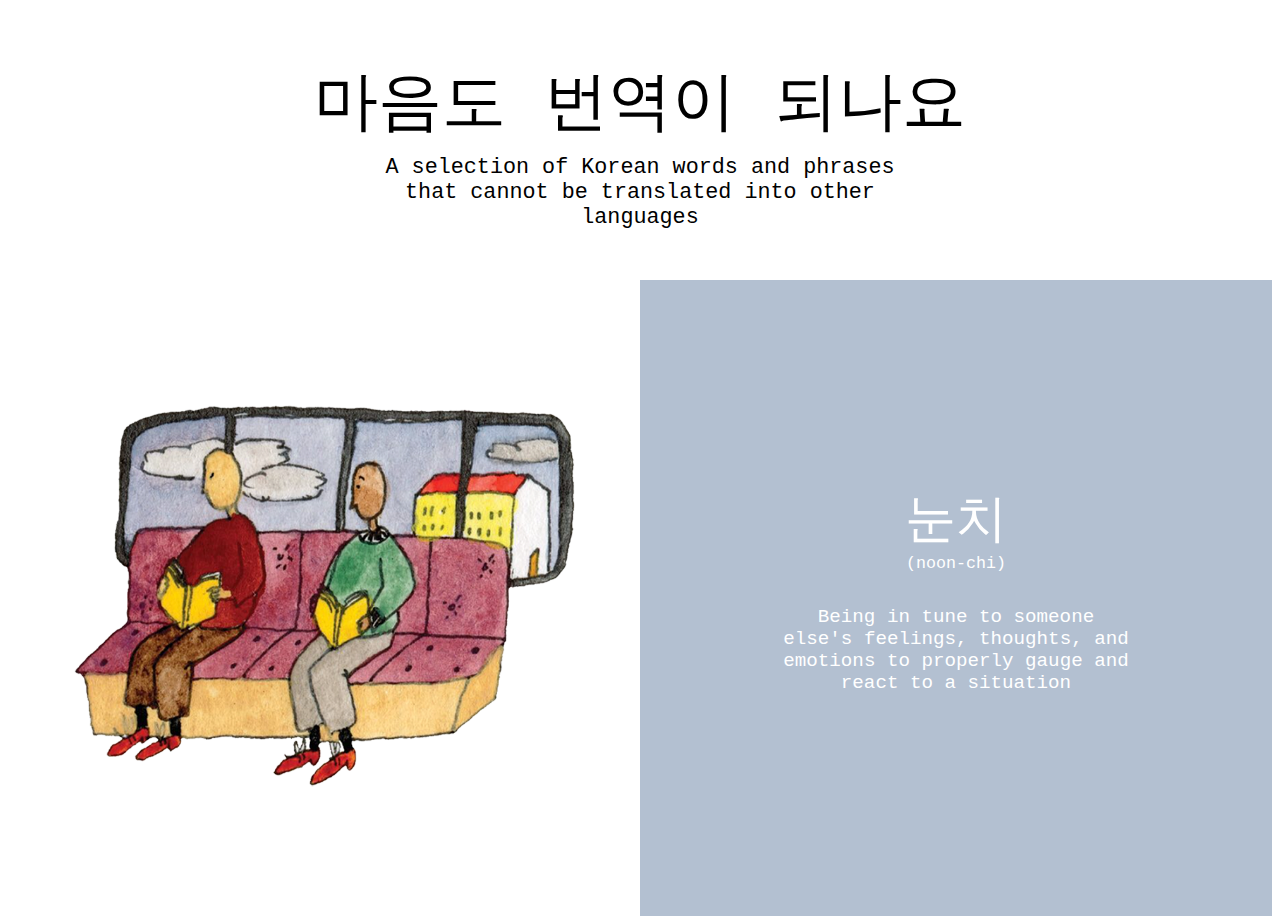
<file: api/index.html>
<!DOCTYPE html>
<html>
  <head>
     <meta charset="utf-8">
        <meta http-equiv="X-UA-Compatible" content="IE=edge,chrome=1">
        <title>Lost in translation</title>
        <meta name="description" content="">
        <meta name="viewport" content="width=device-width">
        <script src="https://ajax.googleapis.com/ajax/libs/jquery/2.1.3/jquery.min.js"></script>
        <script src="script.js"></script>
        <link rel="stylesheet" type="text/css" href="style.css">
  </head>

  <body>
   <main>
           
    <div class="cover">

    </div>

    <div class="title k">
      마음도 번역이 되나요
    </div>

    <div class="title e">
      A selection of Korean words and phrases that cannot be translated into other languages
    </div>


    <section class="columns">
      <div class="col1">
        <div id="image">
          <img src="asset/10word.png">
        </div>
      </div>

      <div class="col2">
     
          <div id="word">test</div>
          <div id="pronounciation">test</div>
          <div id="meaning">test</div>
  
      </div>
    </section>
          
  </main>
</body> 
 
</html>
</file>
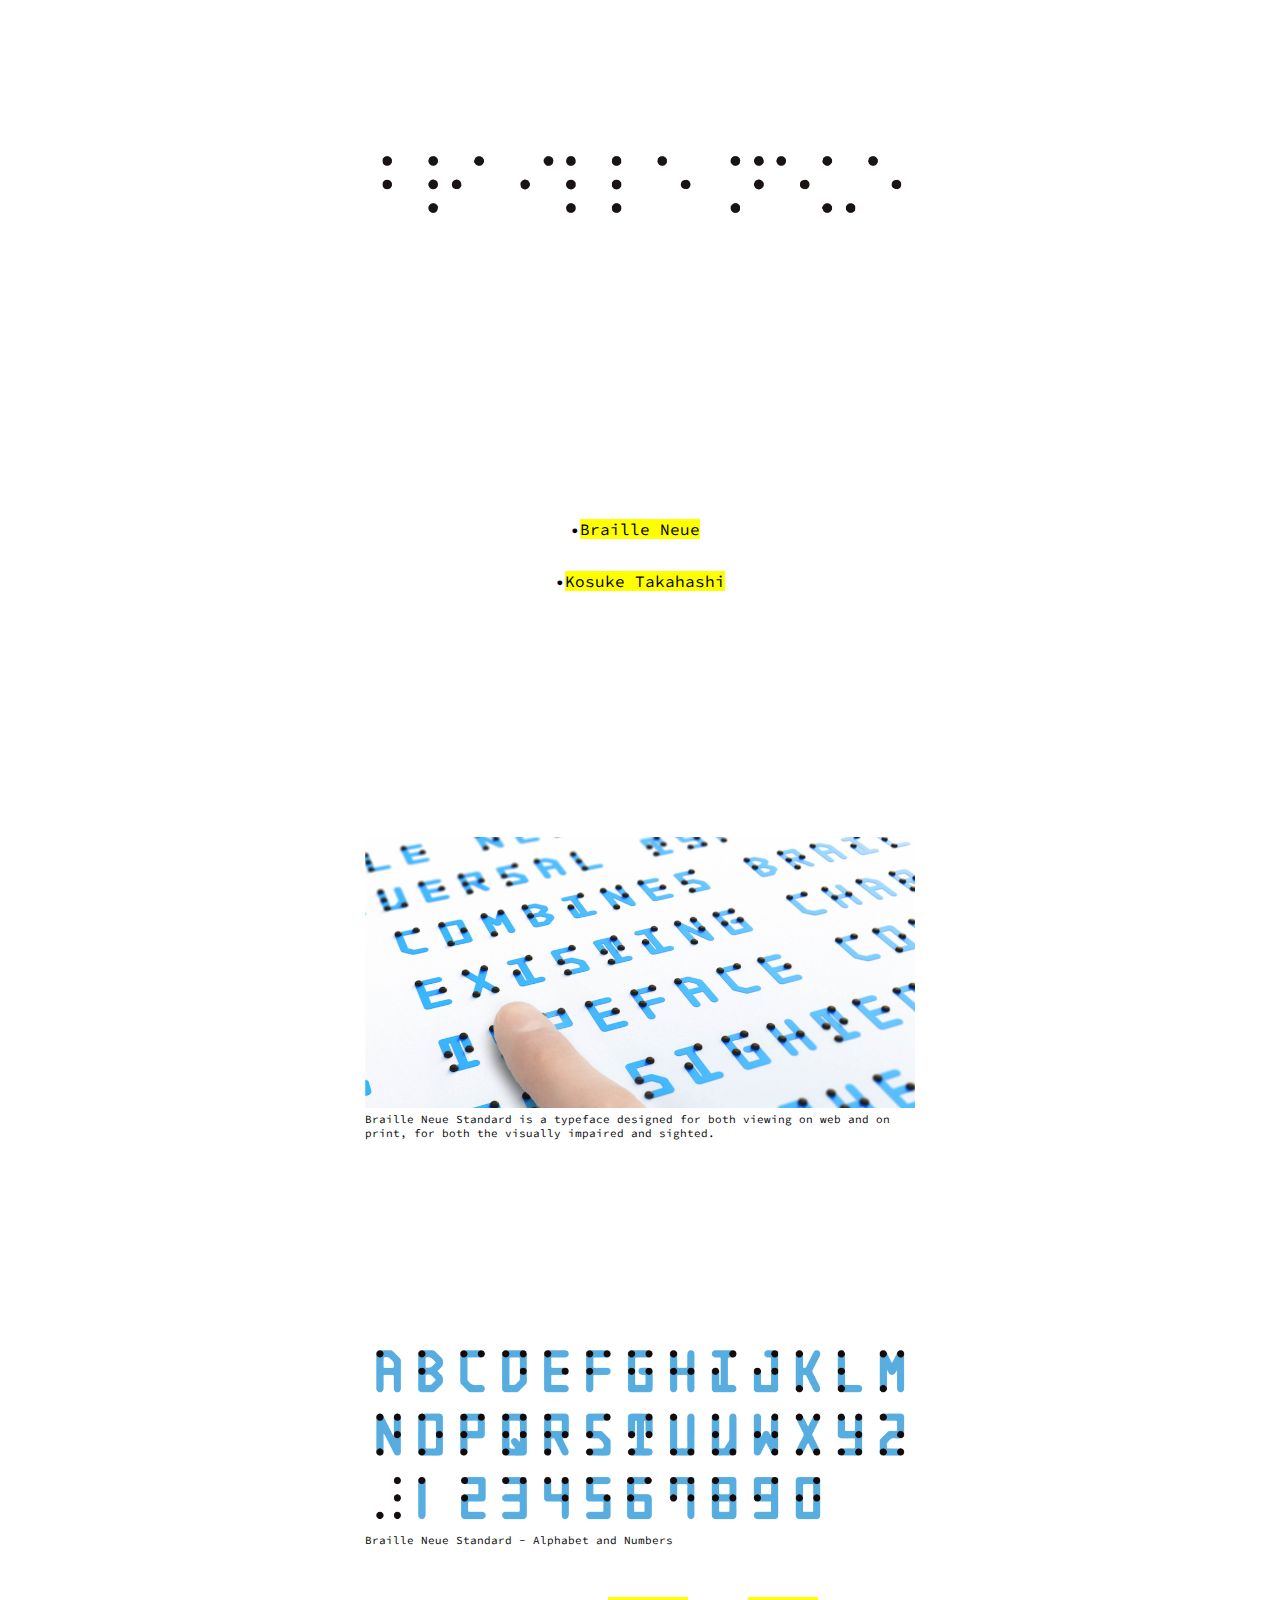
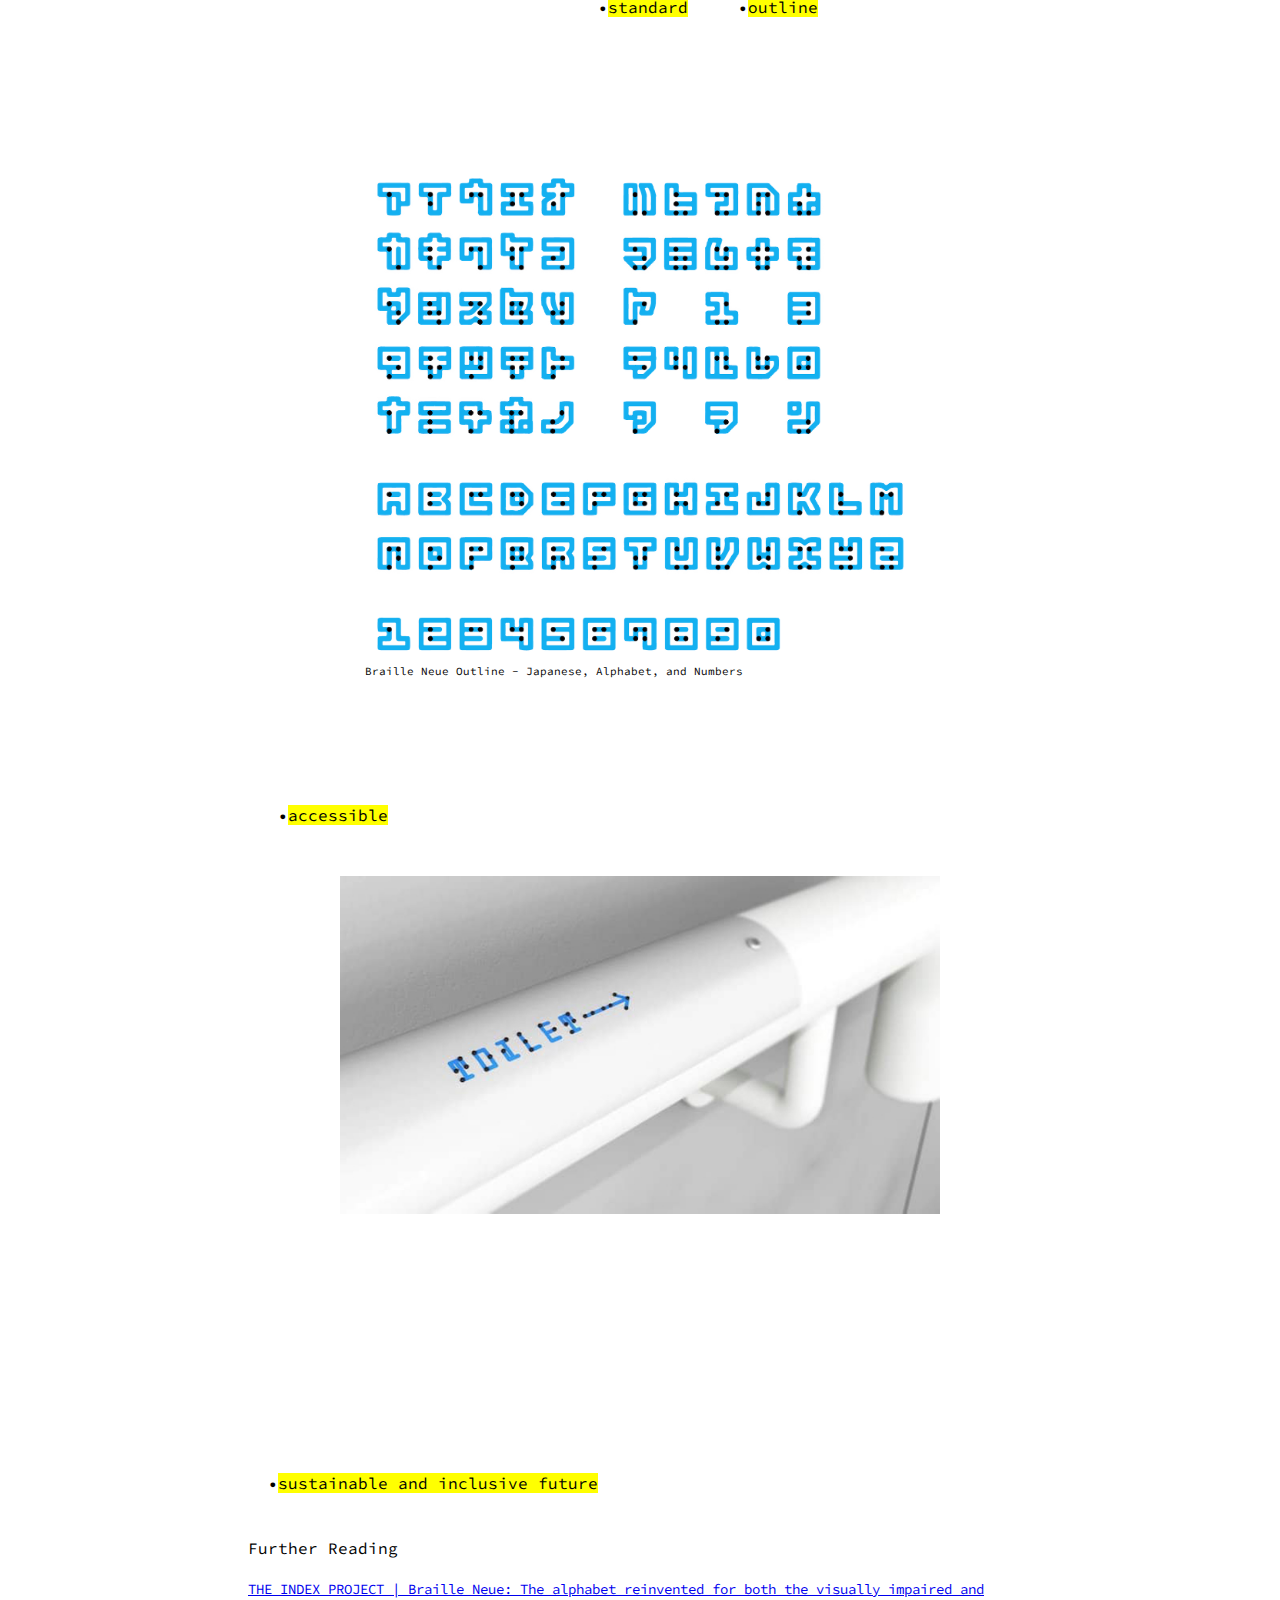
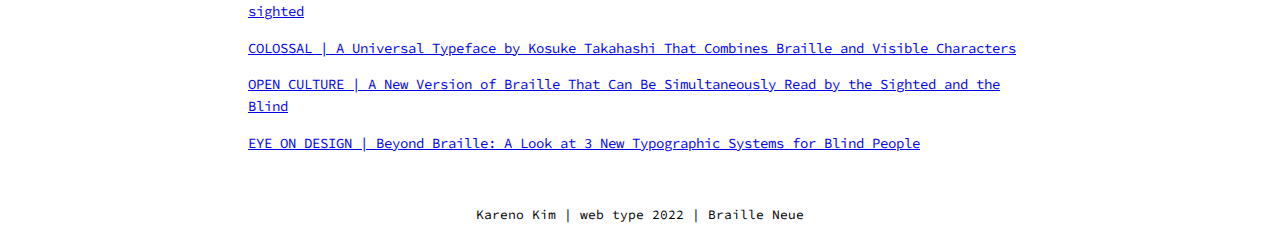
<file: project1/index.html>
<!DOCTYPE html>
<html>
  <head>
    <meta charset="utf-8" />
    <meta name="viewport" content="width=device-width, initial-scale=1">
    <title>Braille Neue</title>
    <link rel="stylesheet" type="text/css" href="style.css">
    <link rel="preconnect" href="https://fonts.googleapis.com">
    <link rel="preconnect" href="https://fonts.gstatic.com" crossorigin>
    <link href="https://fonts.googleapis.com/css2?family=Roboto+Serif:wght@200&family=Roboto:wght@100;300;400;700&family=Source+Code+Pro:wght@200;300;400&display=swap" rel="stylesheet">
    <link rel = "icon" href="assets/logo.png" type = "image/x-icon">
     <script src="https://code.jquery.com/jquery-3.6.0.min.js" integrity="sha256-/xUj+3OJU5yExlq6GSYGSHk7tPXikynS7ogEvDej/m4=" crossorigin="anonymous"></script>
        <script src="script.js"></script>
  </head>
  
  <body>
    <div class="image">
      <img src="assets/brailletitle.png" width="100%">
      <div class="overlay">
        <img src="assets/brailletitle2.png" width="100%">
      </div>
    </div>
 
    <div class="col1">
      <p class="k0">
          In a world populated by around 217 million visually impaired individuals,<br>is design catering to both the visually impaired and sighted alike?<br>Should we be reapproaching the way we communicate?<br>For fully sighted people, Braille usually remains a foreign reading system as it bares no resemblance to the English alphabet. Also, Braille signs are created separately and displayed under or above a larger text, marking a clear differentiation between what is to be read by sighted people and what by the visually impaired.<br> <mark>Braille Neue</mark>,<br>designed by<br><mark>Kosuke Takahashi</mark><br> pays tribute to Helvetia Neue, in hopes of offering an updated version of Braille so that it can be incorporated more fluently into public spaces. </p>
      <p class="k1">Kosuke Takahashi overlaid letterform strokes onto a grid of corresponding Braille dots. The typeface, which Takahashi describes as "Braille for everyone", aims to communicate to both the sighted and the visually impaired at a glance – or at a touch. This makes it easier to contain information in the same space, instead of one being neglected in favor of space.</p>
      <div class="alphabet0">
          <img src="assets/brailletouch.png" width="100%">
          <figcaption>Braille Neue Standard is a typeface designed for both viewing on web and on print, for both the visually impaired and sighted.</figcaption>
      </div>
        
        <p class="k1">In Braille Neue, Kosuke Takahashi conducted research to see whether braille could be put into design beyond its set scale. Large signages, such as ‘Exit’ signs and toilet signs, could be read by visually impaired people as long as it was still within the boundaries of 6 dots.</p> 

       <div class="alphabet1">
          <img src="assets/alphabet.png"width="100%">
          <figcaption>Braille Neue Standard - Alphabet and Numbers</figcaption>
        </div>

        <p class="k1"> Braille Neue comes in two styles –  <mark>standard</mark> and <mark>outline</mark>. Braille Neue standard combines tactile Braille dots with Latin alphabets, and  Braille Neue outline uses both Latin alphabets and Japanese characters. If embraced to its fullest capacity, Braille Neue outline could be kerned to fit and write over both English and Japanese texts already existing in public spaces. </p> 
        <div class="alphabet2">
          <img src="assets/braillejap.png" width="100%">
          <figcaption>Braille Neue Outline - Japanese, Alphabet, and Numbers</figcaption>
        </div>

        <p class="k1">In Japan, Braille Neue has been implemented at public offices such as the Shibuya City Office and company buildings of Panasonic and Dentsu. Braille Neue also is working towards applying the type to general software and making it <mark>accessible</mark> to print.</p>

        

        <div class="alphabet3">
        <img src="assets/braillesign.jpeg" width="100%">
        </div>

        <p class="k1">His hope for the typeface is for it to allow braille to be included in signages for public spaces. Takahashi is still experimenting with cost-effective printing and is refining the font prior to final release. Braille Neue has the potential to spread not just awareness but literacy of Braille, given that it essentially serves sighted non-Braille readers as a key every time they approach it. With Braille Neue, it is also possible to overwrite existing signages in public space by adjusting the space between letters. It is easy to implement into  existing infrastructure and is a stepping stone for a <mark>sustainable and inclusive future</mark>.</p>
</div>

  <div class="add">
    <p class="k2">Further Reading</p>
      <a href="https://theindexproject.org/post/braille-neue"><p class="k3">
      THE INDEX PROJECT | Braille Neue: The alphabet reinvented for both the visually impaired and sighted</p>
      </a>

      <a href="https://www.thisiscolossal.com/2018/04/braille-neue-combines-braille-and-visible-characters/"><p class="k3">
      COLOSSAL | A Universal Typeface by Kosuke Takahashi That Combines Braille and Visible Characters</p>
      </a>

     <a href="https://www.openculture.com/2018/04/braille-neue.html"><p class="k3">
      OPEN CULTURE | A New Version of Braille That Can Be Simultaneously Read by the Sighted and the Blind</p>
      </a>

  <a href="https://www.https://eyeondesign.aiga.org/beyond-braille-a-look-at-new-typographic-systems-for-the-blind/"><p class="k3">
      EYE ON DESIGN | Beyond Braille: A Look at 3 New Typographic Systems for Blind People</p>
      </a>
        </div>
</body>

<footer>
  <p>Kareno Kim | web type 2022 | Braille Neue <br>
  </p>
</footer>

</html>
</file>
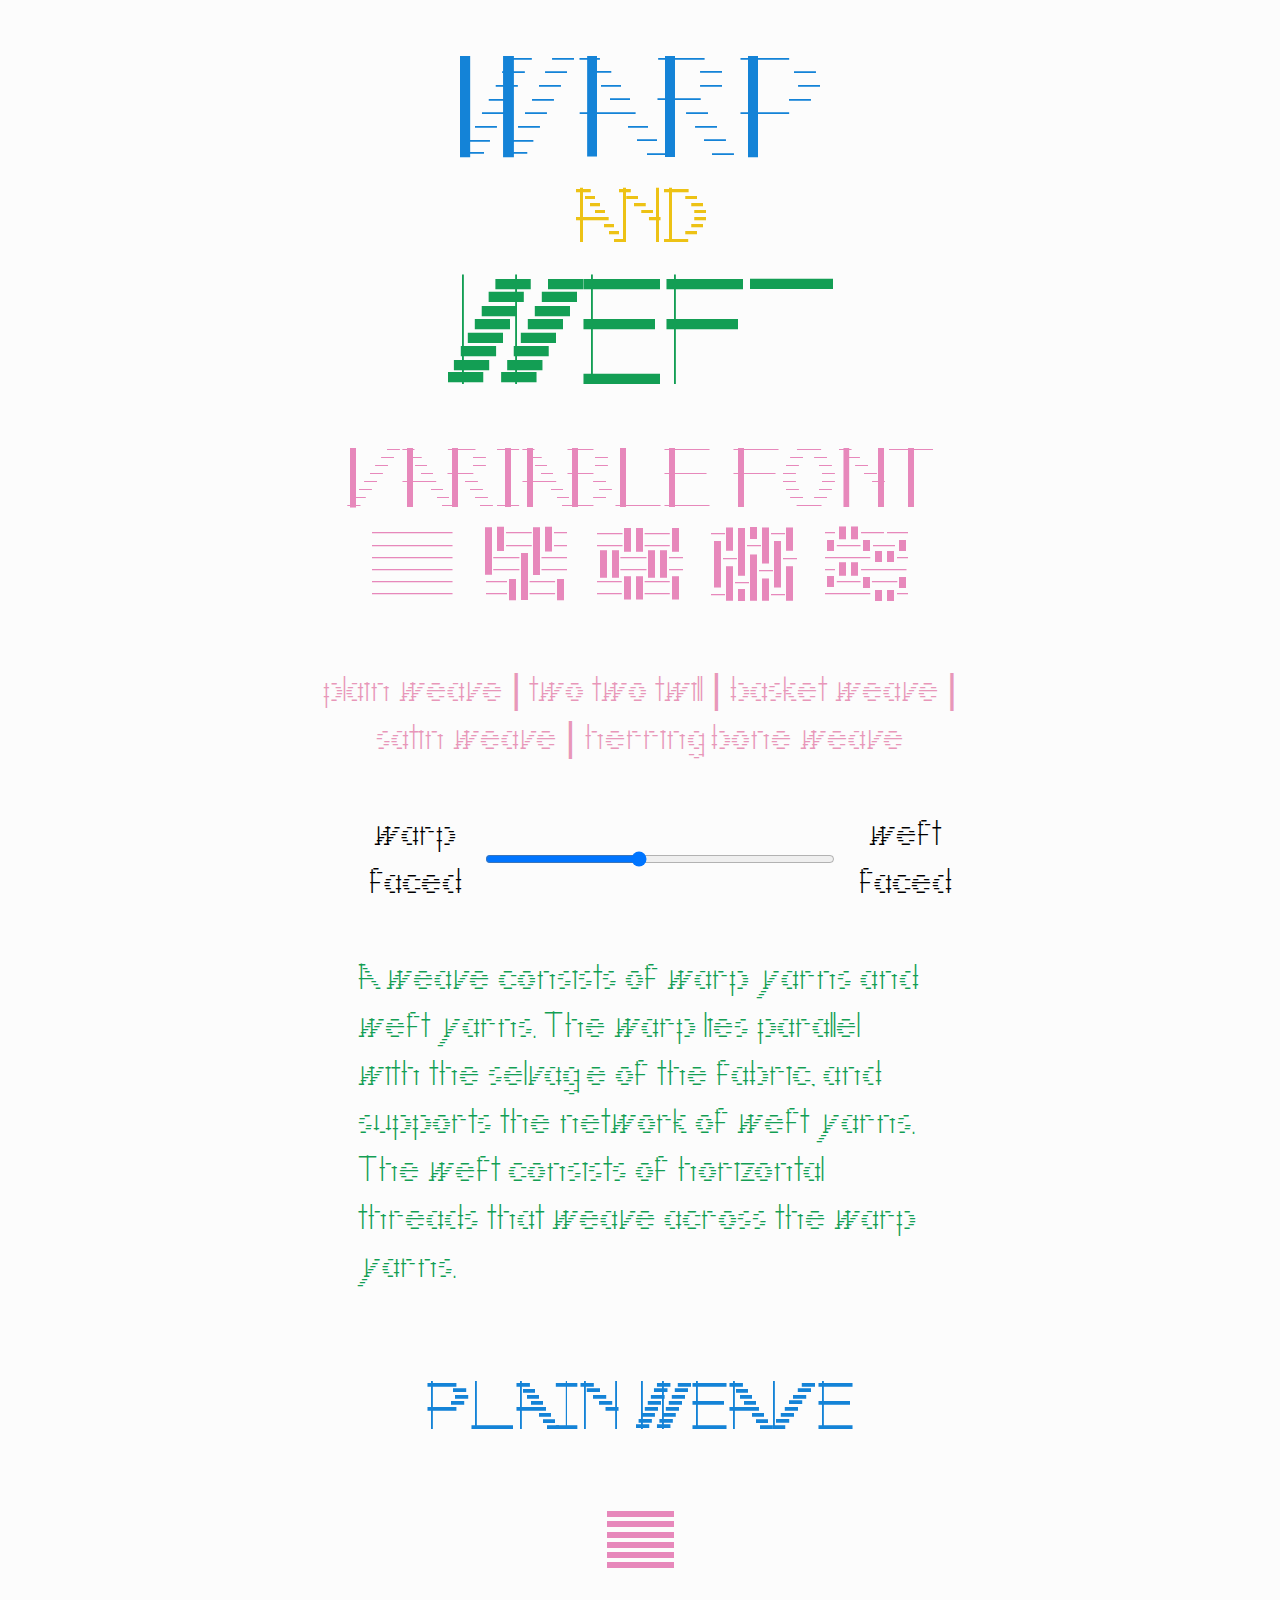
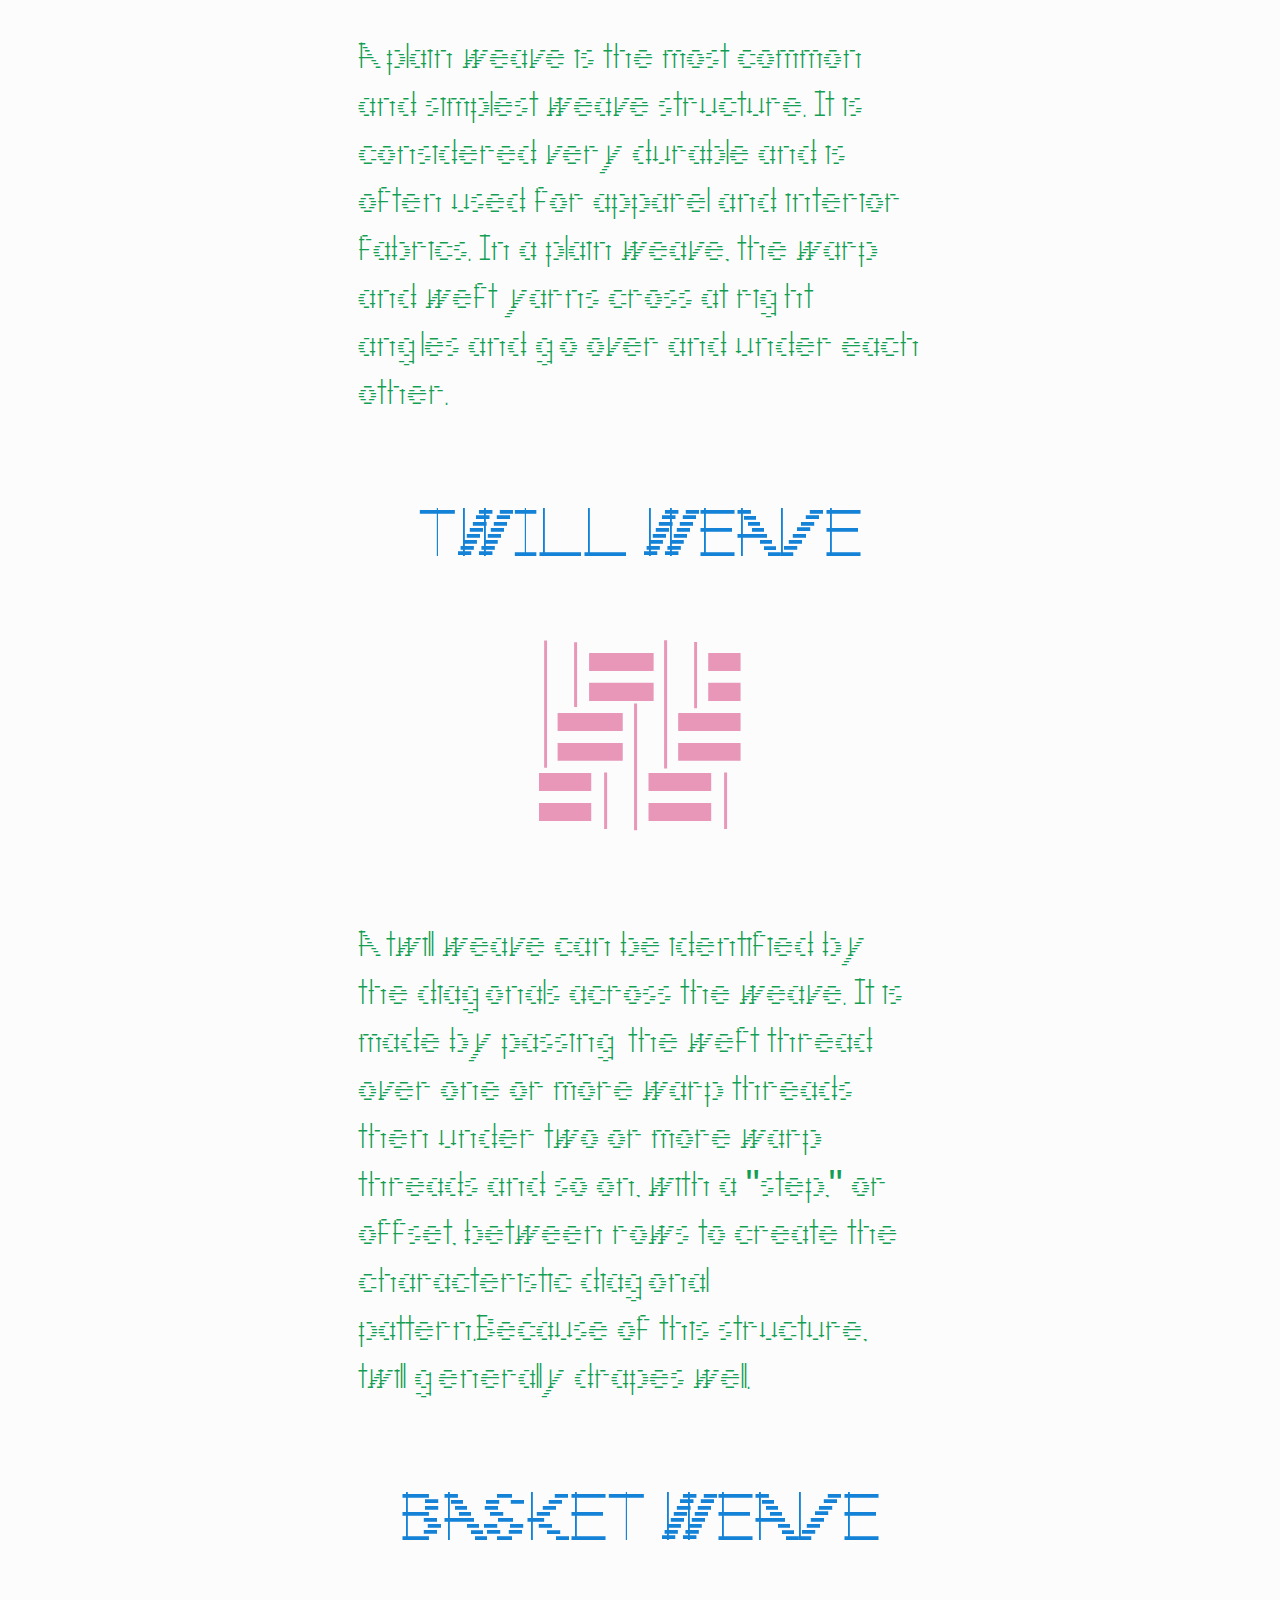
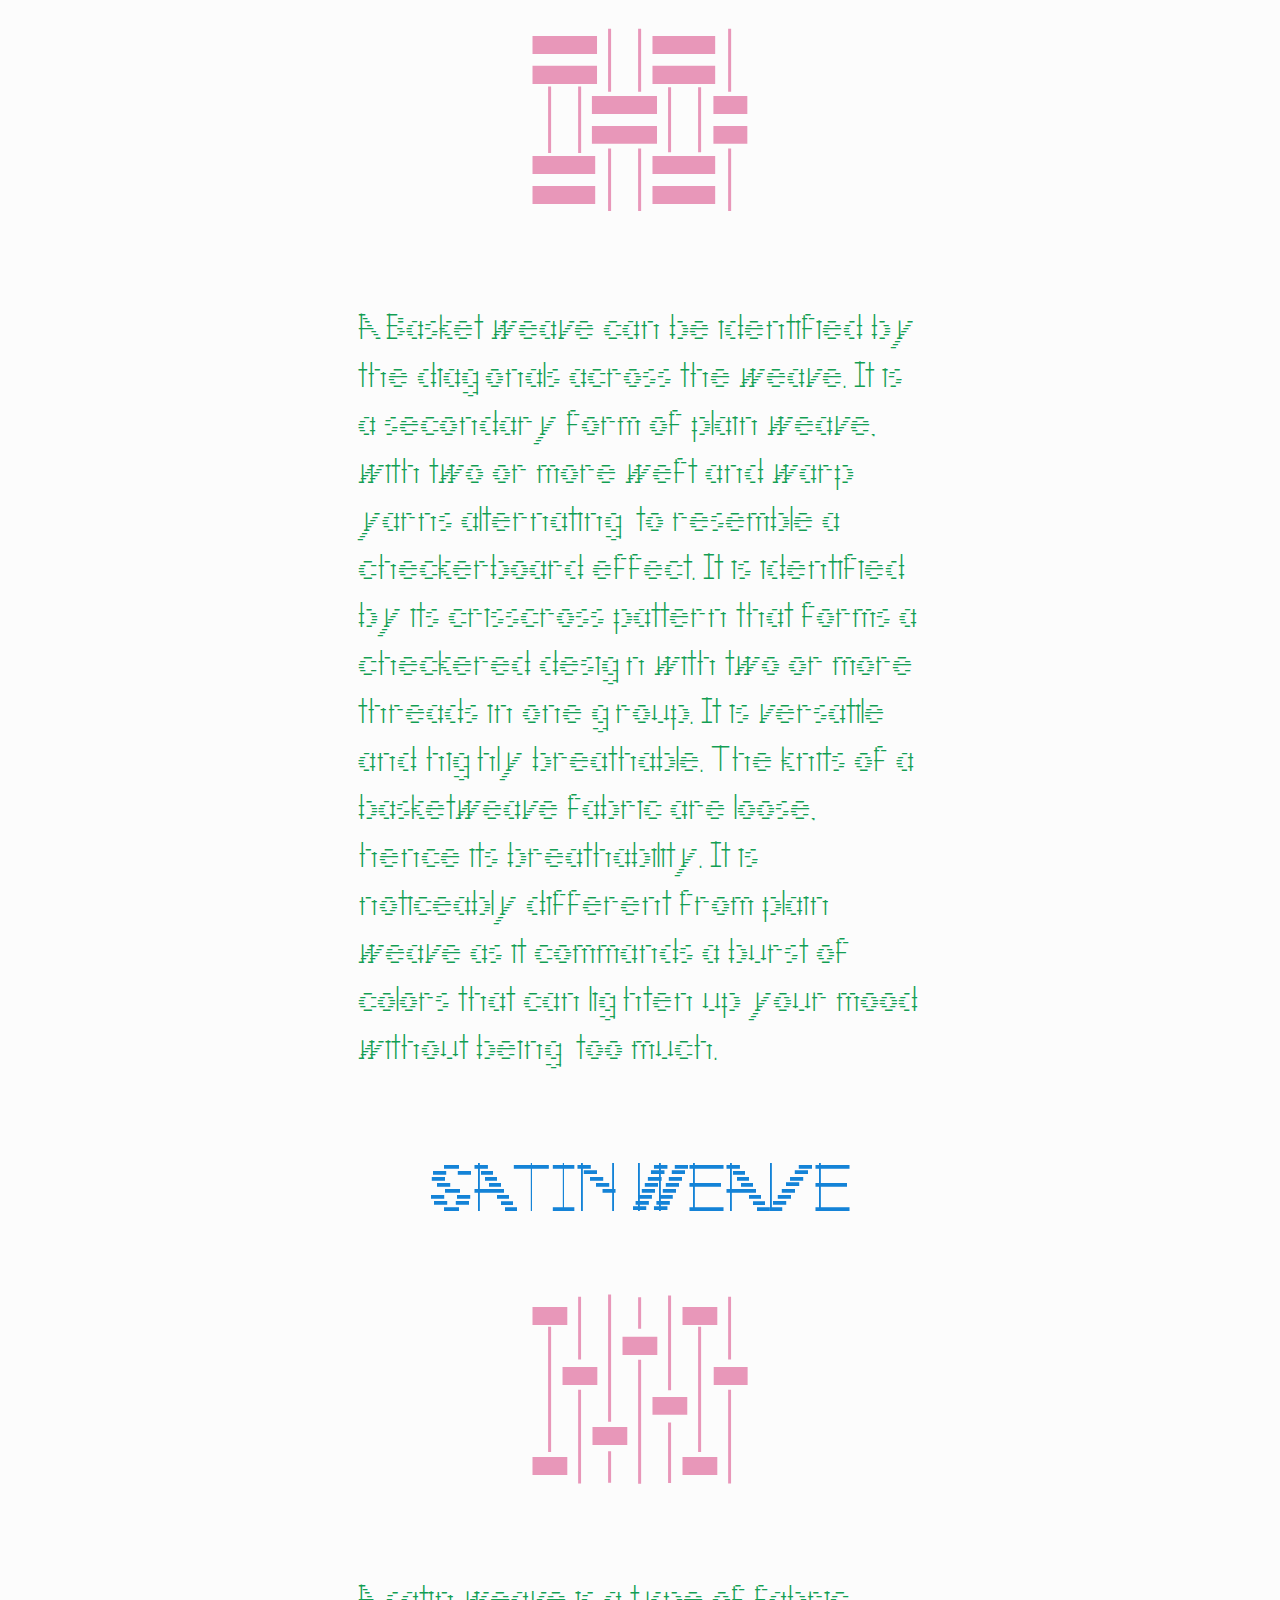
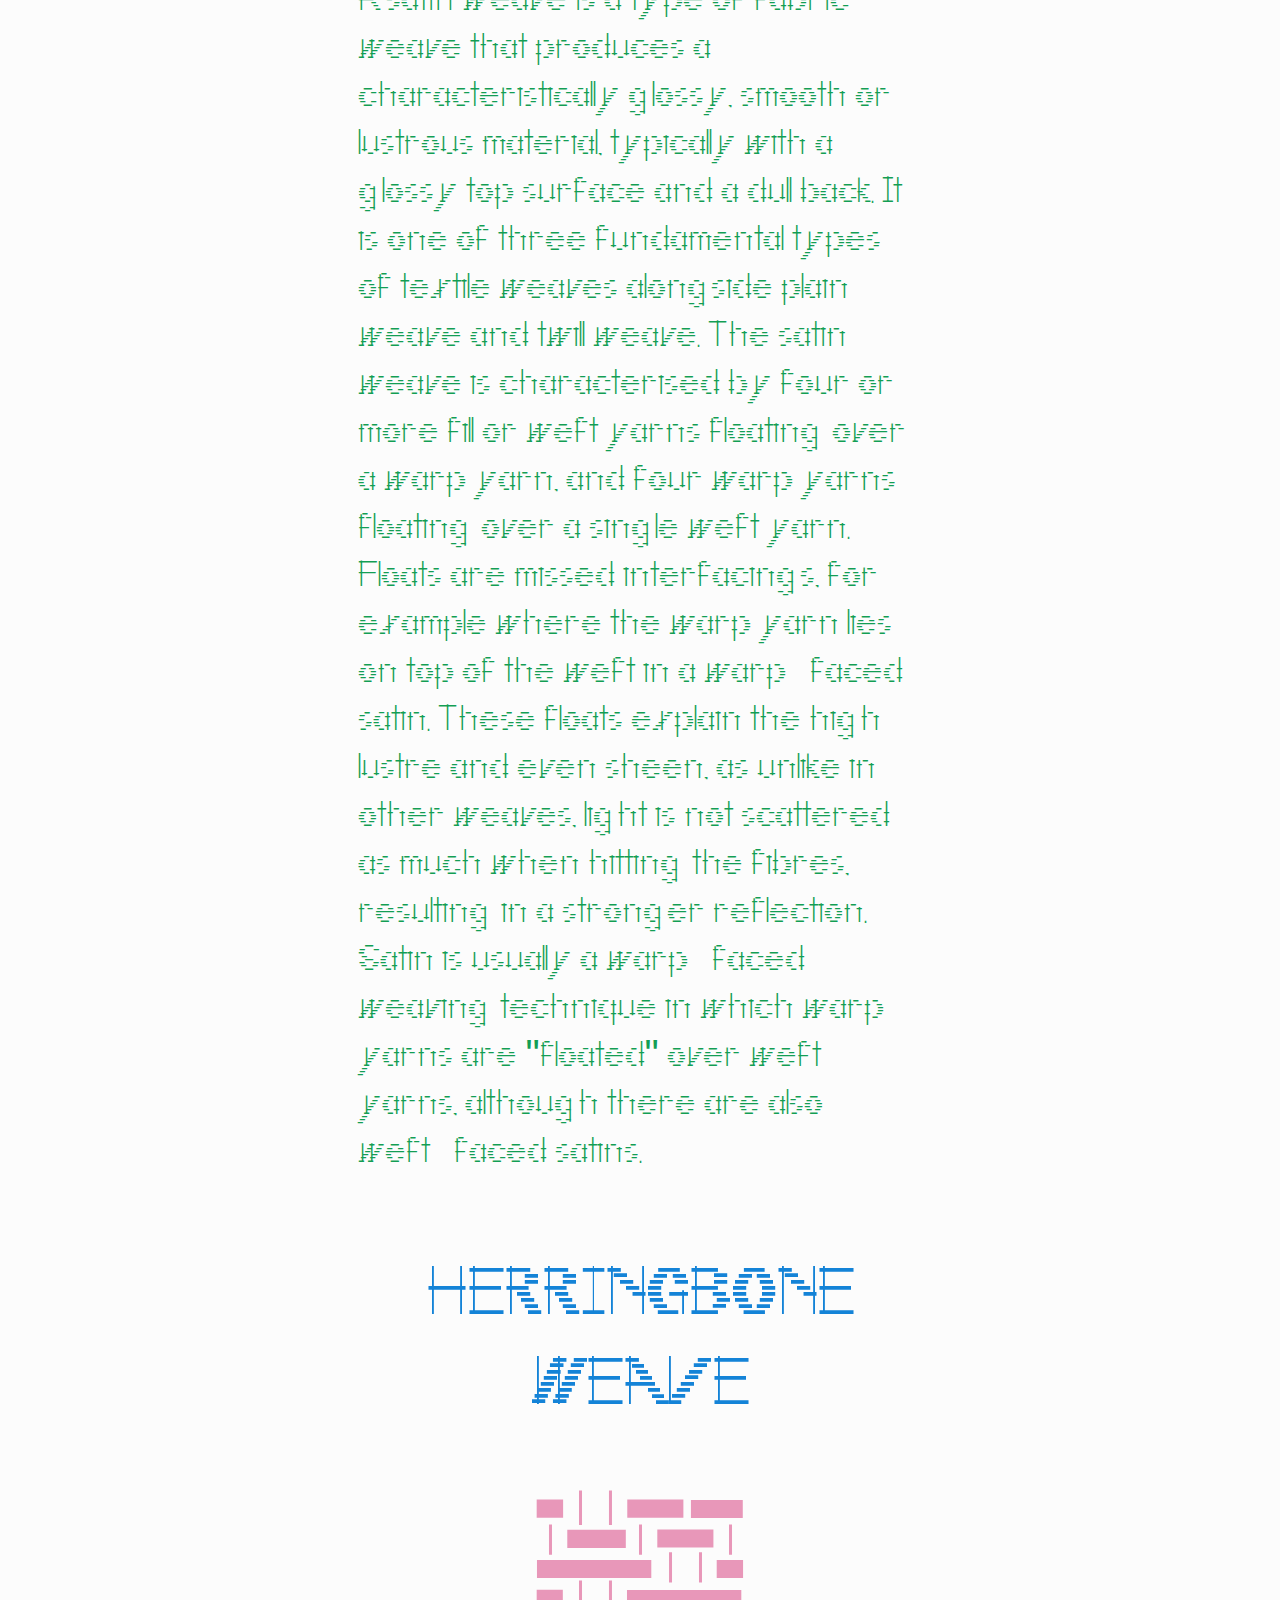
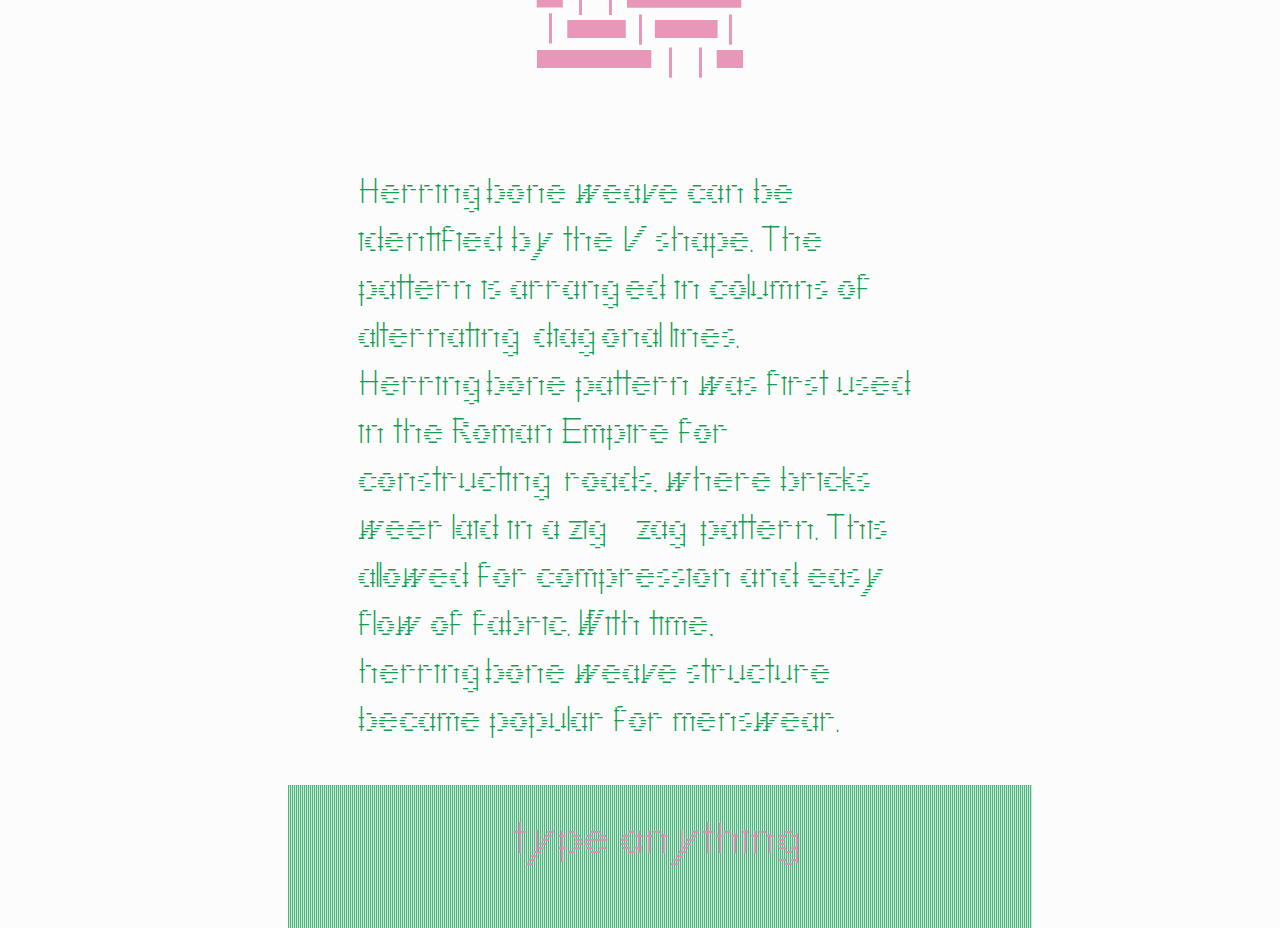
<file: project2/index.html>
<!DOCTYPE html>
<html>
  <head>
    <meta charset="utf-8" />
    <meta name="viewport" content="width=device-width, initial-scale=1">
    <title>WARP & WEFT</title>
    <link rel = "icon" href="assets/logo.png" type = "image/x-icon">
    <link rel="stylesheet" type="text/css" href="style.css">
    <link rel = "icon" href="assets/logo.png" type = "image/x-icon">
    <meta name="viewport" content="width=device-width, initial-scale=1">
    <script src="https://code.jquery.com/jquery-3.6.0.min.js" integrity="sha256-/xUj+3OJU5yExlq6GSYGSHk7tPXikynS7ogEvDej/m4=" crossorigin="anonymous"></script>
    <script src="script.js">
    </script>
  </head>
  

<body>
   <section id="intro" class="weave">
      <div id="bigletter01">WARP</div>
      <div id="bigletter02">AND</div>
      <div id="bigletter03">WEFT</div>
      <div id="bigletter2">VARIABLE FONT</div>
      <div id="bigletter">0 1 2 3 4</div>

  </section>

<div id="bigletter3">plain weave | two two twill | basket weave | satin weave | herringbone weave</div>



  <section id="sliders">
    <ul>                   
      <li data-axes="wght">
        <div class="min">warp faced</div>
        <input data-type="wght" class="range axis-range menu" type="range" min="100" max="900" value="450">
        <div class="max">weft faced</div>
      </li> 
    </ul>
  </section>

    
  <section id="content">
    <p>A weave consists of warp yarns and weft yarns. The warp lies parallel with the selvage of the fabric, and supports the network of weft yarns. The weft consists of  horizontal threads that weave across the warp yarns. </p>
    <h1>PLAIN WEAVE</h1>
    <section id="intro" class="weave">
      <div id="bigletter2">0</div>
    </section>

    <p>A plain weave is the most common and simplest weave structure. It is considered very durable and is often used for apparel and interior fabrics. In a plain weave, the warp and weft yarns cross at right angles and go over and under each other. </p>

    <h1>TWILL WEAVE</h1>   
    <section id="intro" class="weave">
      <div id="bigletter4">1</div>
    </section>
    <p>A twill weave can be identified by the diagonals across the weave. It is made by passing the weft thread over one or more warp threads then under two or more warp threads and so on, with a "step," or offset, between rows to create the characteristic diagonal pattern.Because of this structure, twill generally drapes well.</p>

    <h1>BASKET WEAVE</h1>
    <section id="intro" class="weave">
      <div id="bigletter4">2</div>
    </section>
    <p>A Basket weave can be identified by the diagonals across the weave. It is a secondary form of plain weave, with two or more weft and warp yarns alternating to resemble a checkerboard effect. It is identified by its crisscross pattern that forms a checkered design with two or more threads in one group. It is versatile and highly breathable. The knits of a basketweave fabric are loose, hence its breathability. It is noticeably different from plain weave as it commands a burst of colors that can lighten up your mood without being too much.</p>

    <h1>SATIN WEAVE</h1>            
    <section id="intro" class="weave">
      <div id="bigletter4">3</div>
    </section>
    <p>A satin weave is a type of fabric weave that produces a characteristically glossy, smooth or lustrous material, typically with a glossy top surface and a dull back. It is one of three fundamental types of textile weaves alongside plain weave and twill weave. The satin weave is characterised by four or more fill or weft yarns floating over a warp yarn, and four warp yarns floating over a single weft yarn. Floats are missed interfacings, for example where the warp yarn lies on top of the weft in a warp-faced satin. These floats explain the high lustre and even sheen, as unlike in other weaves, light is not scattered as much when hitting the fibres, resulting in a stronger reflection. Satin is usually a warp-faced weaving technique in which warp yarns are "floated" over weft yarns, although there are also weft-faced satins.</p>

    <h1>HERRINGBONE WEAVE</h1>
    <section id="intro" class="weave">
      <div id="bigletter4">4</div>
    </section>
    <p>Herringbone weave can be identified by the V shape. The pattern is arranged in columns of alternating diagonal lines. Herringbone pattern was first used in the Roman Empire for constructing roads, where bricks weer laid in a zig-zag pattern. This allowed for compression and easy flow of fabric. With time, herringbone weave structure became popular for menswear. </p>
</section>
</section>

    <section id="tester" class="tester-container">
      <div id="tester" contenteditable="" spellcheck="false">type anything
      </div>
    </section>

</body>

</html>
</file>
<file: api/style.css>
@font-face {
   font-family: 'Yoon Daehan';
   src: url('fonts/YoonDaehanR.otf') format('otf');
 }


.cover{
  z-index: -1;
  position: absolute;
  margin-top: 0;
}

.title{
  z-index: 1;
  margin-left: auto;
  margin-right: auto;
  color: black;
}

body{
  font-family: 'Yoon Daehan', monospace;
  text-align: center;
  max-height: 100vh;
}


.title.k{
  font-size: 5vw;
  padding-top: 50px;
  padding-bottom: 10px;
}

.title.e{
  font-size: 1.7vw;
  padding-bottom: 50px;
  max-width: 45%;
}

.columns{
  display: flex;
  color: white;
}

.col1 {
  flex:  1;
}

.col2 {
  flex:  1;

}

img{
  width: 100%;
}


#word{
  font-size: 4vw;
  padding-top: 4em;
}

#pronounciation{
  font-size: 1.3vw;
  margin-bottom: 2em;
}

#meaning{
  font-size: 1.5vw;
  max-width: 55%;
  margin: auto;
  padding-bottom: 2em;
  
}
</file>
<file: project1/style.css>
body{
  margin: auto;
  height: 100vh;
  max-width: 70em;
}

figcaption{
font-family: 'Source Code Pro', monospace;
  font-size: 11px;
  border: black;


}

.image{
  position: relative;
  top: 150px;
  width: 600px;
  margin: auto;
  margin-bottom: 15em;
}

.overlay{
  position: absolute;
  top: 0;
  left: 0;
  display: none;
}

.image:hover .overlay{
  display: block;
}

.col1{
  width: 70%;
  margin-left: auto;
  margin-right: auto;
  margin-top: 200px;
  margin-bottom: 40px;
}

.add{
  width: 70%;
  margin-left: auto;
  margin-right: auto;

}


.alphabet0{
position: relative;
width: 550px;
margin: auto;
margin-bottom: 3em;
margin-top: 3em;
}


.alphabet1{
position: relative;
width: 550px;
margin: auto;
margin-bottom: 3em;
margin-top: 3em;
}

.alphabet2{
position: relative;
width: 550px;
margin: auto;
margin-bottom: 3em;
margin-top: 3em;
}

.alphabet3{
position: relative;
width: 600px;
margin: auto;
margin-bottom: 3em;
margin-top: 3em;
}

mark::before { 
  content: "•";
  color: black;
  background-color: white;
}


p.k0{
font-family: 'Source Code Pro', monospace;
font-style: "light 300";
font-size: 16px;
color: white;
line-height: 1.6;
text-align: center;
}

p.k1{
font-family: 'Source Code Pro', monospace;
font-style: "light 300";
font-size: 16px;
color: white;
line-height: 1.6;
text-align: left;
}

p.k2{
font-family: 'Source Code Pro', monospace;
font-style: "regular 400";
font-size: 16px;
line-height: 1.6;
text-align: left;
}

p.k3{
font-family: 'Source Code Pro', monospace;
font-weight: 400;
font-variant: "extralight 200";
font-size: 14px;
line-height: 1.6;
text-align: left;
}


.k0:hover{
  color: black;
}

.k1:hover{
  color: black;
}

footer {
  text-align: center;
  margin-top: 4em;
  margin-bottom: 4em;
  height: 5vh;
  font-family: 'Source Code Pro', monospace;
  font-size: 13px;
}

@media screen and (max-width: 900px){
 p.k1{
    font-size: 14px;
  }
p.k0{
    font-size: 14px;
  }
.image{
    width: 70%;
  }

.alphabet1{
width: 100%;
}
.alphabet2{
width: 100%;
}
.alphabet3{
width: 100%;
}

  body{
    max-width: none;
    width: 90%;
  }

}

@media screen and (max-width: 700px){
body{
    max-width: none;
    width: 100%;
  }
  p.k1{
    font-size: 14px;
  }
  p.k0{
    font-size: 14px;
  }

.alphabet0{
  width: 100%;
  }

  .alphabet1{
  width: 100%;
  }
  .alphabet2{
  width: 100%;
  }
  .alphabet3{
  width: 100%;
  }

    footer{
      font-size: 8pt;
  }

  .col1{
    width: 85%
  }

}
</file>
<file: project2/style.css>
body{
  margin: auto;
  height: 100vh;
  width: 55%;
  font-family: 'Weave', sans-serif;
  margin-bottom: 4rem;
  font-size: 40px;
   background-color: #fcfcfc;
   --wght: 100;
}

h1{
  margin-top: 1em;
  font-size: 75px;
  text-align: center;
  color: #1483d7;
}

@font-face {
  font-family: 'Weave';
  src: url('fonts/weave.woff2') format('woff2-variations'),
  url('fonts/weave.woff') format('woff-variations'),
  url('fonts/weave.ttf') format('truetype-variations');
}

#bigletter01 {
  font-size: 170px;
  --wght: 100;
  color: #1483d7;
}

#bigletter02 {
  font-size: 90px;
    --wght: 400;
    color: #edc215;
}

#bigletter03 {
  font-size: 170px;
  --wght: 900;
  color: #139e54;
  padding-bottom: 0.2em;
  margin-top: 0.1em;
}

#bigletter2 {
  font-size: 100px;
  color: #e788bb;
  max-height: 30%;
}

#bigletter3 {
  font-size: 40px;
  text-align: center;
  color: #e897b9;
}



#bigletter4 {
  font-size: 300px;
  text-align: center;
  color: #e897b9;
}

#bigletter {
  font-size: 120px;
  --wght: 100;
  color: #e788bb;
}


.weave, .weave *{
  font-variation-settings: 'wght' var(--wght);
  color: #c3dff2;
}

section{
  margin: 3rem 0;
}


#intro{
  font-size:10vw;
  line-height: 0.8;
  text-align: center;

}

#content{
  width: 80%;
  margin: auto;
  --wght: 900;
}

#content p{
  transition: font-variation-settings 400ms ease-in-out;
   color: #139e54;
}

/*SLIDER STYLES*/

#sliders ul{
  margin: auto;
  text-align: center;
}
#sliders li{
  display: flex;
  justify-content: center;
}

.range-name, .min, .max{
  width: 100px;
}
.min{
  text-align: center;
}
.range-name::after{
  content: ': ';
}

input.axis-range{
  width: 350px;
  margin: 0 20px;
}



.tester-container {
    display: flex;
    margin-bottom: 10em;
    --wght: 900;
    flex-direction: column;
    align-items: center;
    justify-content: center;
    color: #e788bb;
    margin-top: 20px;
    margin-bottom: 20px;
    width: 100%;
    background: repeating-linear-gradient(
    to right,
    #ffffff 3px,
    #139e54 5px
  );
}

#tester {
    width: 100%;
        margin-bottom: 10em;
    padding: 20px;
    margin-bottom: 30px;
    font-size: 4vw;
    --wght: 900;
    line-height: 0.63em;
    text-align: center;
}
</file>
